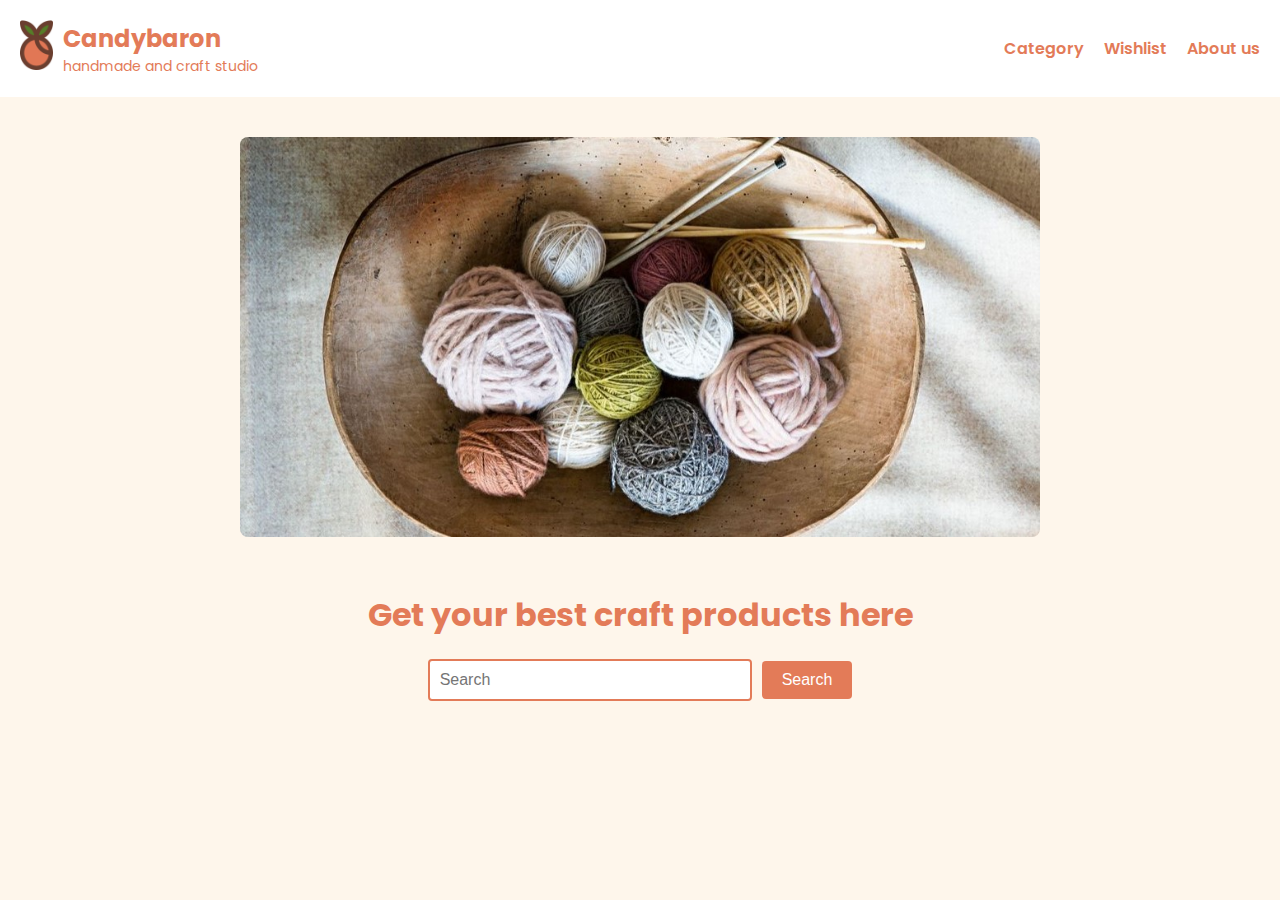
<file: index.html>
<!DOCTYPE html>
<html lang="en">
<head>
    <meta charset="UTF-8">
    <meta name="viewport" content="width=device-width, initial-scale=1.0">
    <title>Candybaron</title>
    <link rel="stylesheet" href="styles.css">
    <link href="https://fonts.googleapis.com/css2?family=Poppins:wght@400;600&display=swap" rel="stylesheet">
</head>
<body>
    <header>
        <div class="header-left">
            <div class="logo">
                <img src="images/logo.png" alt="Candybaron Logo">
            </div>
            <div class="title">
                <a href="index.html">
                    <h1><a href="index.html">Candybaron</a></h1>
                </a>
                <p>handmade and craft studio</p>
            </div>
        </div>
        <nav>
            <ul>
                <li><a href="accessories.html">Category</a></li>
                <li><a href="wishlist.html">Wishlist</a></li>
                <li><a href="index.html">About us</a></li>
            </ul>
        </nav>
    </header>
    <main>
        <div class="hero">
            <img src="images/img1.jpg" alt="Hero Image">
            <div class="hero-text">
                <h2>Get your best craft products here</h2>
                <div class="search-bar">
                    <input type="text" placeholder="Search">
                    <button>Search</button>
                </div>
            </div>
        </div>
    </main>
</body>
</html>
</file>
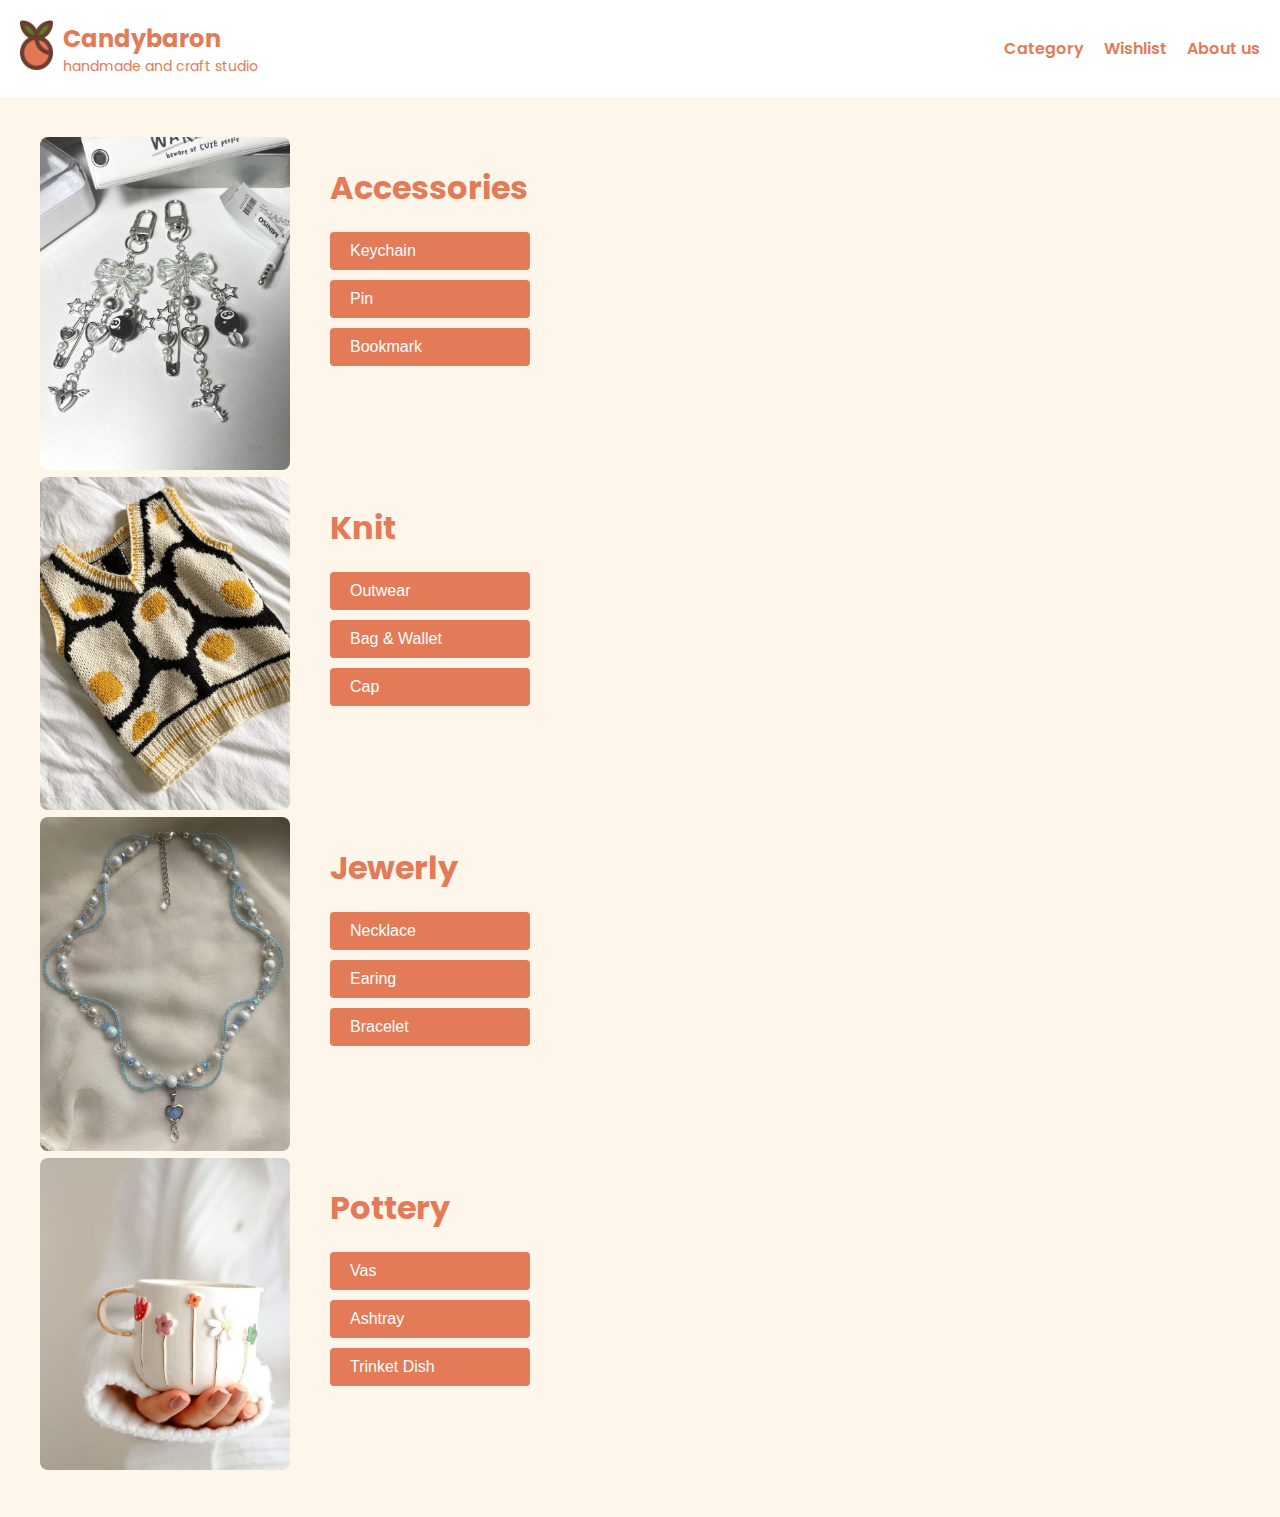
<file: accessories.html>
<!DOCTYPE html>
<html lang="en">
<head>
    <meta charset="UTF-8">
    <meta name="viewport" content="width=device-width, initial-scale=1.0">
    <title>Candybaron</title>
    <link rel="stylesheet" href="styles.css">
    <link href="https://fonts.googleapis.com/css2?family=Poppins:wght@400;600&display=swap" rel="stylesheet">
</head>
<body>
    <header>
        <div class="header-left">
            <div class="logo">
                <img src="images/logo.png" alt="Candybaron Logo">
            </div>
            <div class="title">
                <a href="index.html">
                    <h1><a href="index.html">Candybaron</a></h1>
                </a>
                <p>handmade and craft studio</p>
            </div>
        </div>
        <nav>
            <ul>
                <li><a href="accessories.html">Category</a></li>
                <li><a href="wishlist.html">Wishlist</a></li>
                <li><a href="index.html">About us</a></li>
            </ul>
        </nav>
    </header>
    <main>
        <div class="content">
            <div class="image-container">
                <img src="images/img2.jpg" alt="Accessories">
            </div>
            <div class="description">
                <h2>Accessories</h2>
                <button>Keychain</button>
                <button>Pin</button>
                <button>Bookmark</button>
            </div>
        </div>
        <div class="content">
            <div class="image-container">
                <img src="images/img5.jpg" alt="Accessories">
            </div>
            <div class="description">
                <h2>Knit</h2>
                <button>Outwear</button>
                <button>Bag & Wallet</button>
                <button>Cap</button>
            </div>
        </div>
        <div class="content">
            <div class="image-container">
                <img src="images/img6.jpg" alt="Accessories">
            </div>
            <div class="description">
                <h2>Jewerly</h2>
                <button>Necklace</button>
                <button>Earing</button>
                <button>Bracelet</button>
            </div>
        </div>
        <div class="content">
            <div class="image-container">
                <img src="images/img7.jpg" alt="Accessories">
            </div>
            <div class="description">
                <h2>Pottery</h2>
                <button>Vas</button>
                <button>Ashtray</button>
                <button>Trinket Dish</button>
            </div>
        </div>
    </main>
</body>
</html>
</file>
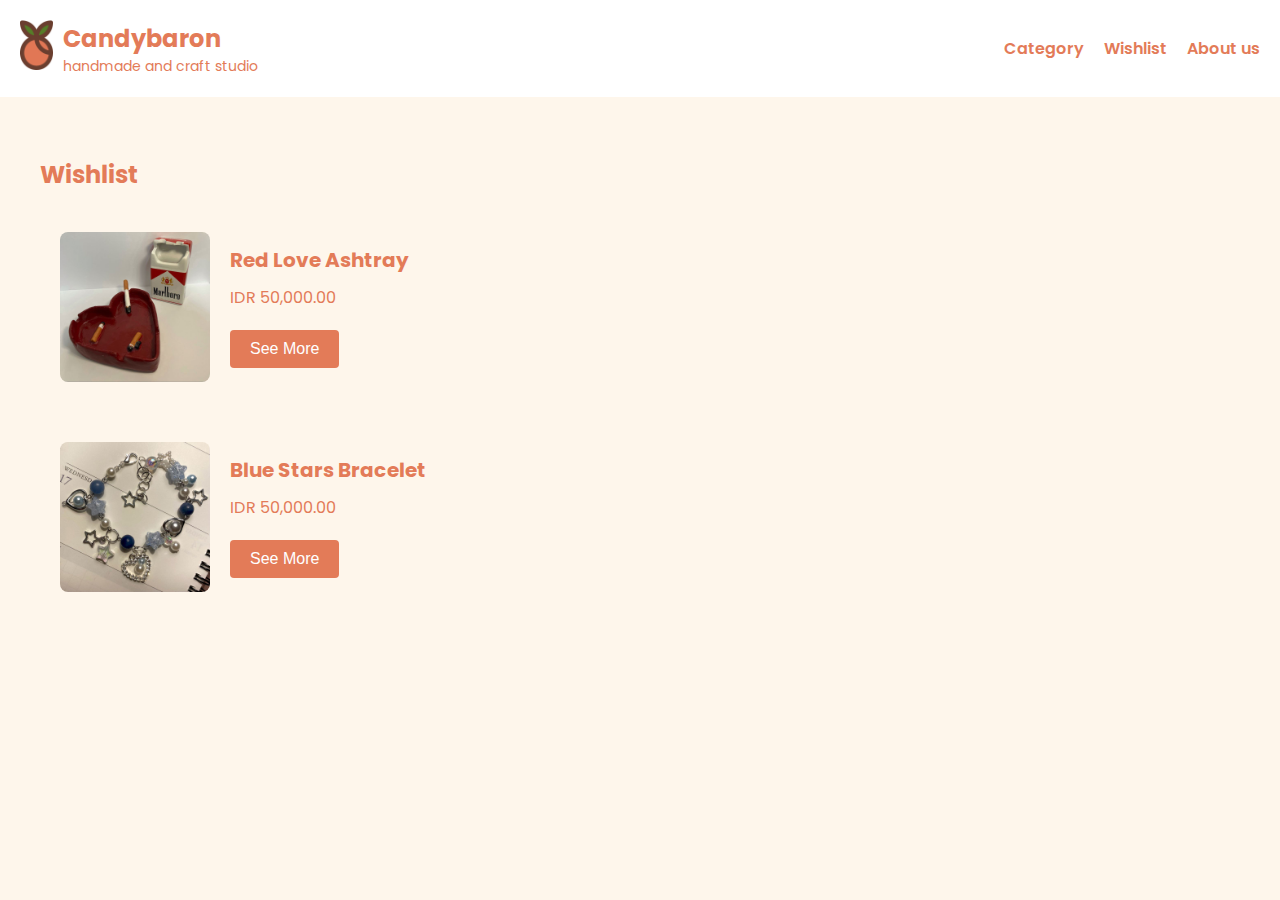
<file: wishlist.html>
<!DOCTYPE html>
<html lang="en">
<head>
    <meta charset="UTF-8">
    <meta name="viewport" content="width=device-width, initial-scale=1.0">
    <title>Wishlist - Candybaron</title>
    <link rel="stylesheet" href="styles.css">
    <link href="https://fonts.googleapis.com/css2?family=Poppins:wght@400;600&display=swap" rel="stylesheet">
</head>
<body>
    <header>
        <div class="header-left">
            <div class="logo">
                <img src="images/logo.png" alt="Candybaron Logo">
            </div>
            <div class="title">
                <a href="index.html">
                    <h1><a href="index.html">Candybaron</a></h1>
                </a>
                <p>handmade and craft studio</p>
            </div>
        </div>
        <nav>
            <ul>
                <li><a href="accessories.html">Category</a></li>
                <li><a href="wishlist.html">Wishlist</a></li>
                <li><a href="index.html">About us</a></li>
            </ul>
        </nav>
    </header>
    <main>
        <section class="wishlist-section">
            <h2>Wishlist</h2>
            <div class="wishlist-item">
                <img src="images/img3.jpg" alt="Red Love Ashtray">
                <div class="item-details">
                    <h3>Red Love Ashtray</h3>
                    <p>IDR 50,000.00</p>
                    <button>See More</button>
                </div>
            </div>
            <div class="wishlist-item">
                <img src="images/img4.jpg" alt="Blue Stars Bracelet">
                <div class="item-details">
                    <h3>Blue Stars Bracelet</h3>
                    <p>IDR 50,000.00</p>
                    <button>See More</button>
                </div>
            </div>
        </section>
    </main>
</body>
</html>
</file>
<file: styles.css>
body {
    margin: 0;
    font-family: 'Poppins', sans-serif;
    background-color: #FEF6EB;
    color: #E37B58;
}

header {
    display: flex;
    justify-content: space-between;
    align-items: center;
    padding: 20px;
    background-color: #FFFFFF;
}

.header-left {
    display: flex;
    align-items: center;
}

.logo img {
    height: 50px;
}

.title {
    margin-left: 10px;
}

.title h1 {
    margin: 0;
    font-size: 24px;
    color: #E37B58;
}

.title p {
    margin: 0;
    font-size: 14px;
    color: #E37B58;
}

.title a {
    text-decoration: none;
    color: #E37B58;
}

nav ul {
    list-style: none;
    display: flex;
    gap: 20px;
    margin: 0;
    padding: 0;
}

nav a {
    text-decoration: none;
    color: #E37B58;
    font-weight: 600;
}

main {
    padding: 40px;
    text-align: center;
}

.hero {
    width: 100%;
    max-width: 1000px;
    text-align: center;
    margin: 0 auto;
}

.hero img {
    width: 80%;
    height: auto;
    border-radius: 8px;
    margin-bottom: 20px;
}

.hero-text {
    max-width: 800px;
    margin: 0 auto;
}

.hero h2 {
    font-size: 32px;
    margin-bottom: 20px;
}

.search-bar {
    display: flex;
    justify-content: center;
    align-items: center;
    gap: 10px;
    margin-top: 20px;
}

.search-bar input {
    padding: 10px;
    font-size: 16px;
    border: 2px solid #E37B58;
    border-radius: 4px;
    width: 300px;
}

.search-bar button {
    padding: 10px 20px;
    font-size: 16px;
    border: none;
    border-radius: 4px;
    background-color: #E37B58;
    color: #FFFFFF;
    cursor: pointer;
}

.content {
    display: flex;
    gap: 40px;
    text-align: center; /* Ensure content text is left aligned */
}

.image-container img {
    width: 100%;
    max-width: 250px;
    height: auto;
    border-radius: 8px;
}

.description {
    display: flex;
    flex-direction: column;
    align-items: flex-start;
}

.description h2 {
    font-size: 32px;
    margin-bottom: 20px;
}

.description button {
    padding: 10px 20px;
    font-size: 16px;
    border: none;
    border-radius: 4px;
    background-color: #E37B58;
    color: #FFFFFF;
    cursor: pointer;
    margin-bottom: 10px;
    width: 200px;
    text-align: left;
}

.wishlist-section {
    text-align: left;
}

.wishlist-item {
    display: flex;
    align-items: center;
    background-color: #FEF6EB;
    padding: 20px;
    margin: 20px 0;
    border-radius: 8px;
}

.wishlist-item img {
    width: 150px;
    height: auto;
    border-radius: 8px;
    margin-right: 20px;
}

.item-details h3 {
    margin: 0 0 10px;
    font-size: 20px;
    color: #E37B58;
}

.item-details p {
    margin: 0 0 20px;
    font-size: 16px;
    color: #E37B58;
}

.item-details button {
    padding: 10px 20px;
    font-size: 16px;
    border: none;
    border-radius: 4px;
    background-color: #E37B58;
    color: #FFFFFF;
    cursor: pointer;
}
</file>
